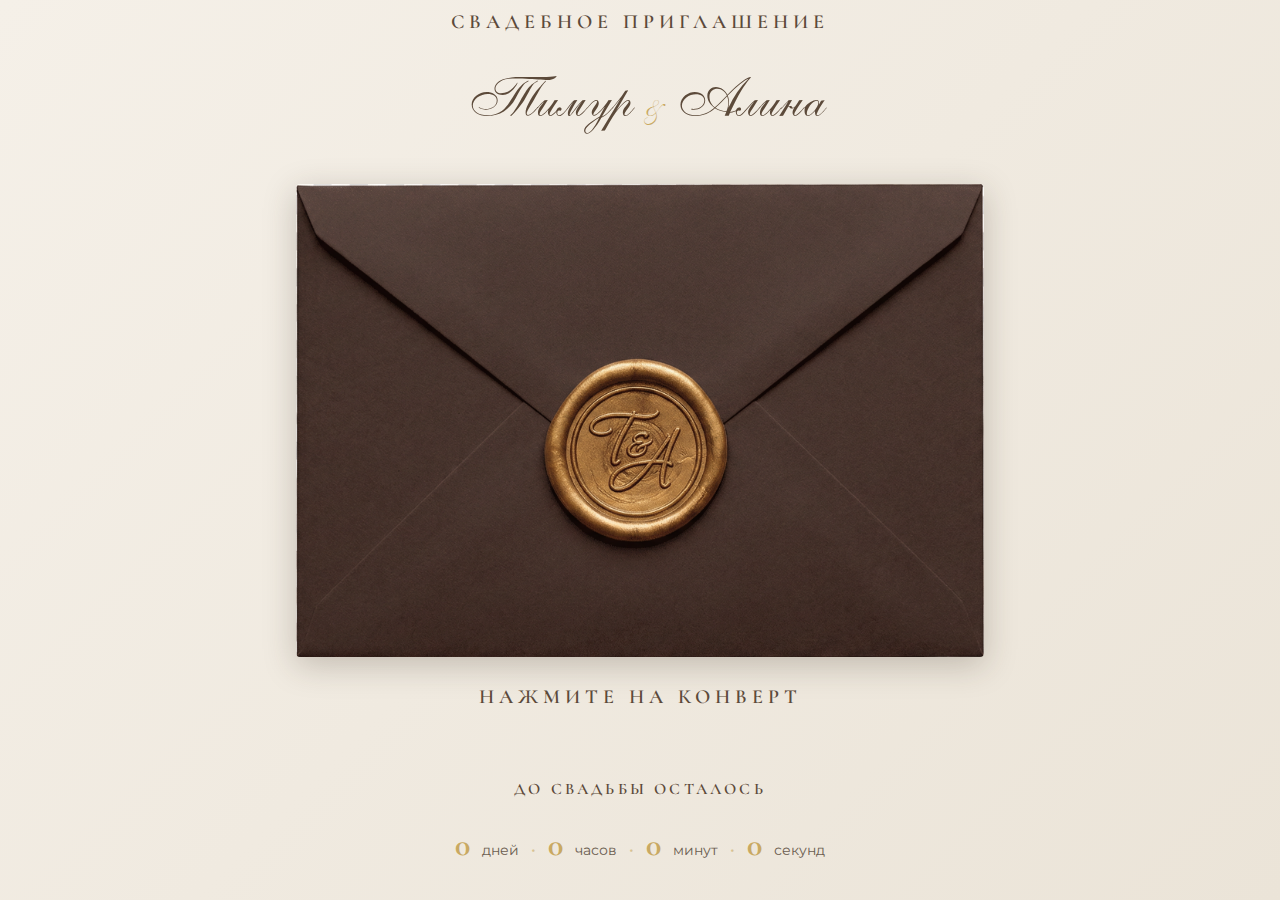
<file: index.html>
<!DOCTYPE html>
<html lang="ru">
<head>
    <meta charset="UTF-8">
    <meta name="viewport" content="width=device-width, initial-scale=1.0, viewport-fit=cover">
    <title>Свадебное приглашение — Тимур и Алина</title>
    <link rel="preconnect" href="https://fonts.googleapis.com">
    <link rel="preconnect" href="https://fonts.gstatic.com" crossorigin>
    <link href="https://fonts.googleapis.com/css2?family=Great+Vibes&family=Cormorant+Garamond:ital,wght@0,400;0,500;0,600;0,700;1,400&family=Montserrat:wght@300;400;500;600&display=swap" rel="stylesheet">
    <link rel="stylesheet" href="style.css">
</head>
<body>
    <!-- Экран-заставка с конвертом -->
    <div id="envelope-screen" class="envelope-screen">
        <div class="envelope-container">
            <h1 class="envelope-title">Свадебное приглашение</h1>
            <h2 class="envelope-names">Тимур <span class="amp">&</span> <span class="name-alina">Алина</span></h2>
            <button id="envelope-click" class="envelope-photo" type="button" aria-label="Открыть приглашение">
                <img src="assets/envelope.png" alt="Свадебный конверт" class="envelope-img">
            </button>
            <p class="envelope-hint">Нажмите на конверт</p>
            <div class="countdown-block" role="timer" aria-live="polite" aria-label="Обратный отсчёт до свадьбы">
                <h3 class="countdown-title">До свадьбы осталось</h3>
                <div class="countdown-timer">
                    <span class="countdown-value" id="countdown-days">0</span>
                    <span class="countdown-label">дней</span>
                    <span class="countdown-sep">•</span>
                    <span class="countdown-value" id="countdown-hours">0</span>
                    <span class="countdown-label">часов</span>
                    <span class="countdown-sep">•</span>
                    <span class="countdown-value" id="countdown-minutes">0</span>
                    <span class="countdown-label">минут</span>
                    <span class="countdown-sep">•</span>
                    <span class="countdown-value" id="countdown-seconds">0</span>
                    <span class="countdown-label">секунд</span>
                </div>
            </div>
        </div>
    </div>

    <!-- Основной контент -->
    <main id="main-content" class="main-content hidden">
        <!-- Приглашение -->
        <section class="hero-section scroll-reveal">
            <div class="decor-top"></div>
            <h1 class="hero-title">ПРИГЛАШАЕМ НА НАШУ СВАДЬБУ</h1>
            <img src="assets/cherubs.png" alt="" class="decor-cherubs decor-cherubs-hero" aria-hidden="true">
            <div class="couple-names couple-names-script">
                <h2>Тимур</h2>
                <span class="amp-large">&</span>
                <h2 class="name-alina">Алина</h2>
            </div>
            <p class="invitation-text">
                Дорогие родные и близкие!<br>
                С огромной радостью и трепетом в сердце мы приглашаем вас разделить с нами один из самых важных и счастливых дней нашей жизни — день нашей свадьбы.<br>
                Для нас бесценно быть окружёнными теми, кто дорог и любим. Ваше присутствие станет для нас особым подарком и сделает этот праздник по-настоящему незабываемым.
            </p>
            <div class="date-block">
                <span class="date">23 АПРЕЛЯ 2026</span>
            </div>
        </section>

        <!-- Детали торжества -->
        <div class="decor-divider"></div>
        <section class="details-section scroll-reveal">
            <h2 class="section-title">Детали торжества</h2>
            
            <div class="schedule-block">
                <h3>План дня</h3>
                <div class="schedule-list">
                    <div class="schedule-step">
                        <span class="step-icon" aria-hidden="true">
                            <img src="assets/schedule-location.png" alt="Сбор гостей">
                        </span>
                        <div class="step-content">
                            <span class="time">13:00</span>
                            <span class="event">Сбор гостей</span>
                        </div>
                    </div>
                    <div class="schedule-step">
                        <span class="step-icon" aria-hidden="true">
                            <img src="assets/schedule-ceremony.png" alt="Церемония">
                        </span>
                        <div class="step-content">
                            <span class="time">13:20</span>
                            <span class="event">Церемония бракосочетания</span>
                        </div>
                    </div>
                    <div class="schedule-step">
                        <span class="step-icon" aria-hidden="true">
                            <img src="assets/schedule-banquet.png" alt="Банкет">
                        </span>
                        <div class="step-content">
                            <span class="time">15:30</span>
                            <span class="event">Банкет</span>
                        </div>
                    </div>
                </div>
            </div>

            <div class="venue-block">
                <h3>Место проведения бракосочетания</h3>
                <img src="assets/venue.png" alt="Центр семьи Казан" class="venue-photo">
                <p class="venue-name">Центр семьи Казан</p>
                <p class="venue-address">по адресу:<br>ул. Сибгата Хакима, 4</p>
                <a href="https://yandex.ru/maps/-/CPeoqNLd" target="_blank" rel="noopener" class="route-btn">Построить маршрут</a>
            </div>

            <div class="venue-block">
                <h3>Место проведения банкета</h3>
                <img src="assets/banquet-venue.png" alt="Место банкета" class="venue-photo">
                <p class="venue-name">Luciano</p>
                <p class="venue-address">по адресу:<br> Право-Булачная ул., 49, Казань</p>
                <a href="https://yandex.ru/profile/-/CPFBF-39" target="_blank" rel="noopener" class="route-btn">Построить маршрут</a>
            </div>

            <div class="dresscode-block">
                <h3>Дресс код</h3>
                <p>Мы очень старались сделать праздник идеальным. Поэтому нам будет приятно, если вы поддержите цветовую гамму нашего торжества в своих нарядах</p>
                <div class="dresscode-swatches" aria-label="Цветовая гамма дресс-кода">
                    <span class="swatch swatch-1" title="Очень тёмный коричневый"></span>
                    <span class="swatch swatch-2" title="Тёмно-коричневый"></span>
                    <span class="swatch swatch-3" title="Светло-коричневый"></span>
                    <span class="swatch swatch-4" title="Очень светлый бежевый"></span>
                </div>
            </div>
            <div class="decor-corner decor-corner-bl"></div>
            <div class="decor-corner decor-corner-br"></div>
        </section>

        <div class="decor-divider"></div>
        <!-- Контакты -->
        <section class="contacts-section scroll-reveal">
            <h2 class="section-title">Контакты</h2>
            <p class="contacts-intro">По всем вопросам вы можете обращаться к нам</p>
            <address class="contacts-list">
                <div class="contact-item">
                    <a href="tel:+79951596066" class="phone">+7 (995) 159-60-66</a>
                    <span class="role">Жених</span>
                </div>
                <div class="contact-item">
                    <a href="tel:+79600878989" class="phone">+7 (960) 087-89-89</a>
                    <span class="role">Невеста</span>
                </div>
            </address>
            <div class="contacts-photos">
                <img src="assets/contact-photo-1.jpg" alt="Тимур и Алина" class="contact-photo">
                <img src="assets/contact-photo-2.jpg" alt="Тимур и Алина" class="contact-photo">
            </div>
        </section>

        <div class="decor-divider"></div>
        <footer class="footer scroll-reveal">
            <div class="decor-hearts decor-hearts-footer"><span class="decor-heart-center">♥</span></div>
            <p class="footer-names">Тимур <span class="footer-conjunction">&</span> <span class="name-alina">Алина</span> — 23.04.2026</p>
        </footer>
    </main>

    <script src="script.js"></script>
</body>
</html>
</file>
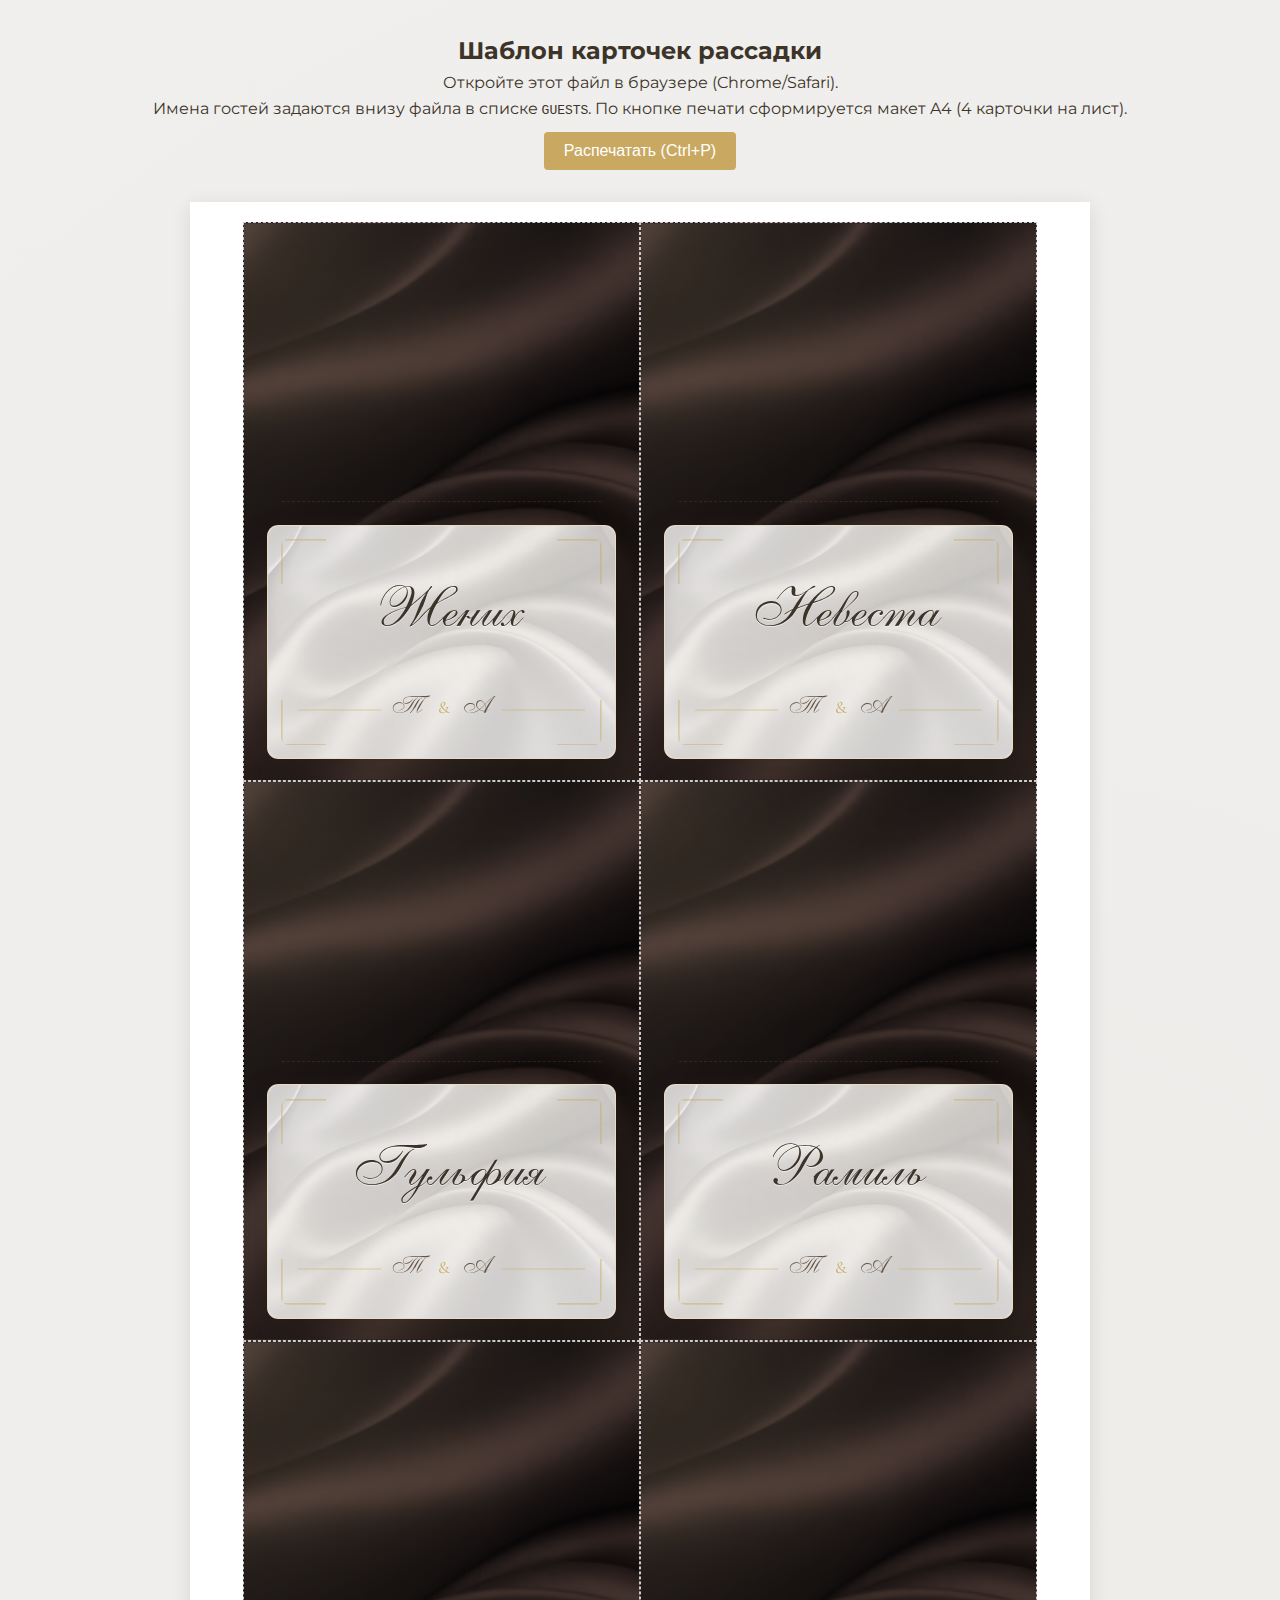
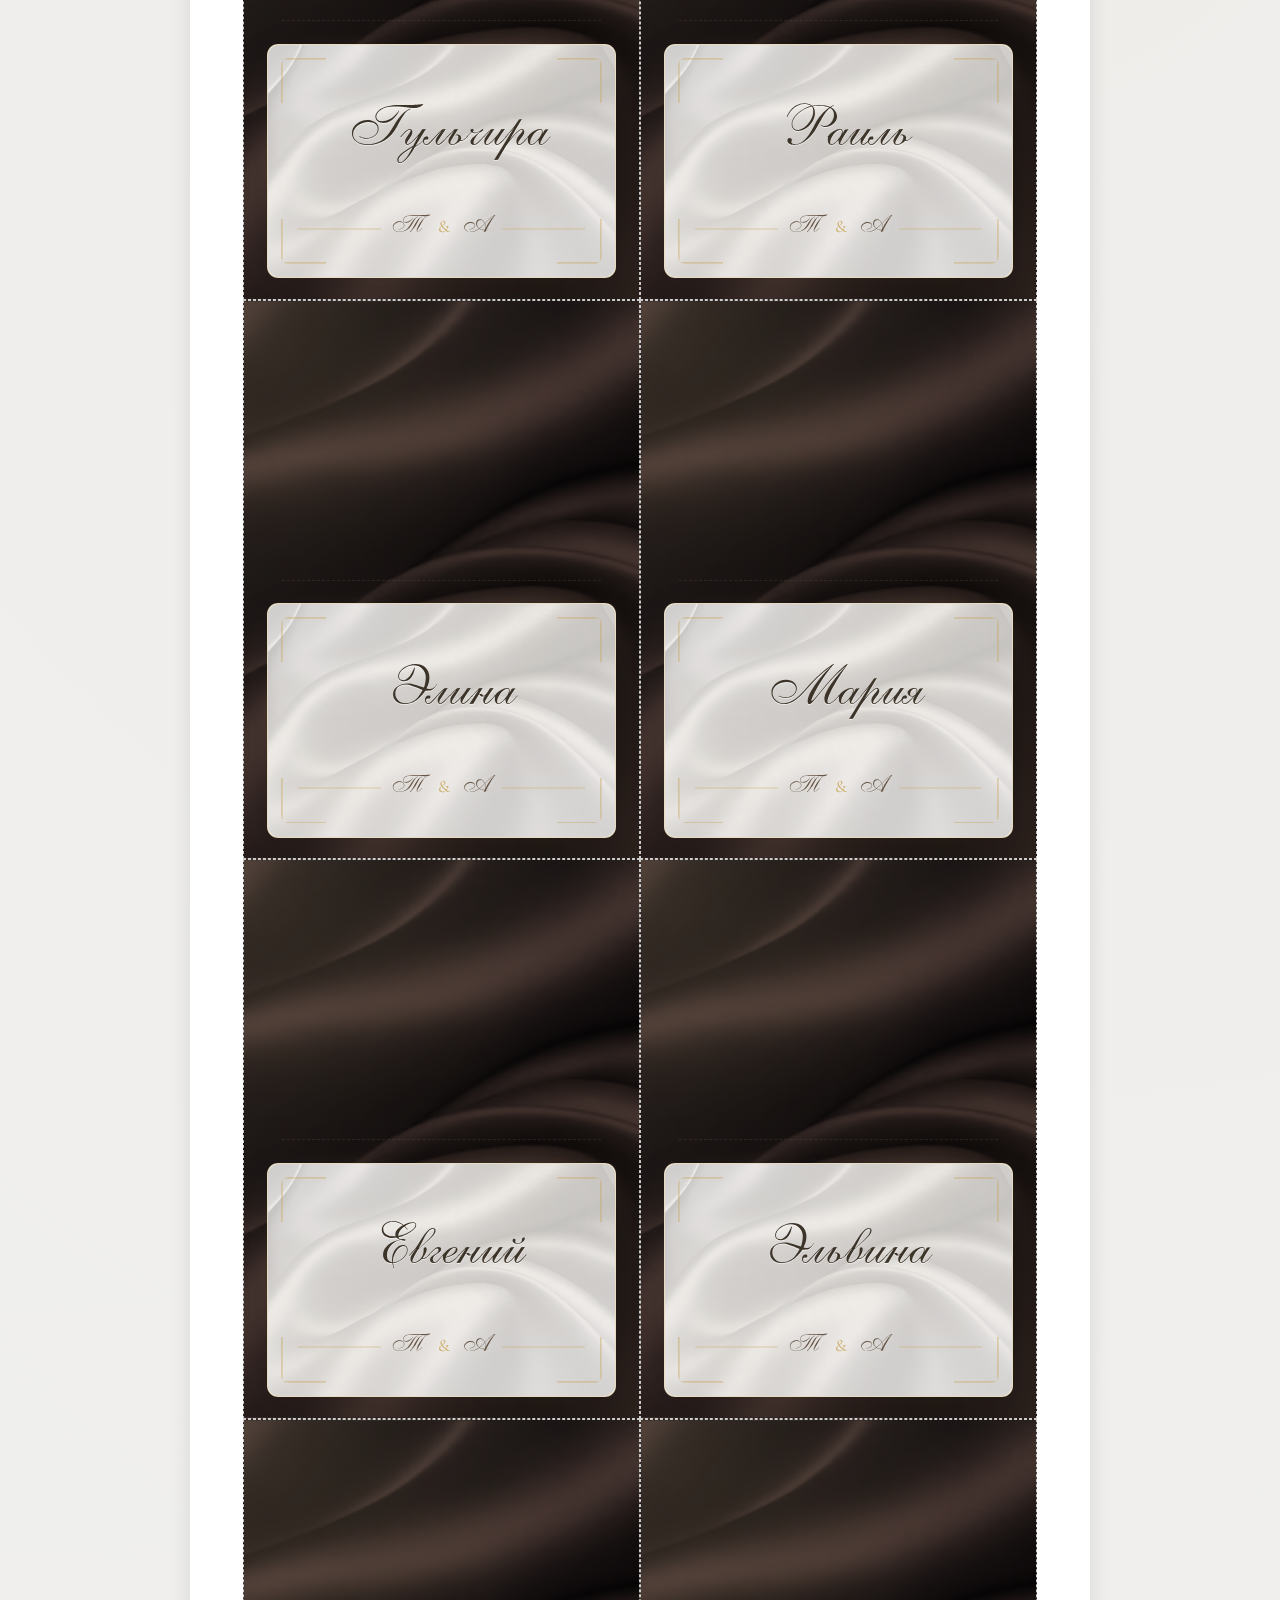
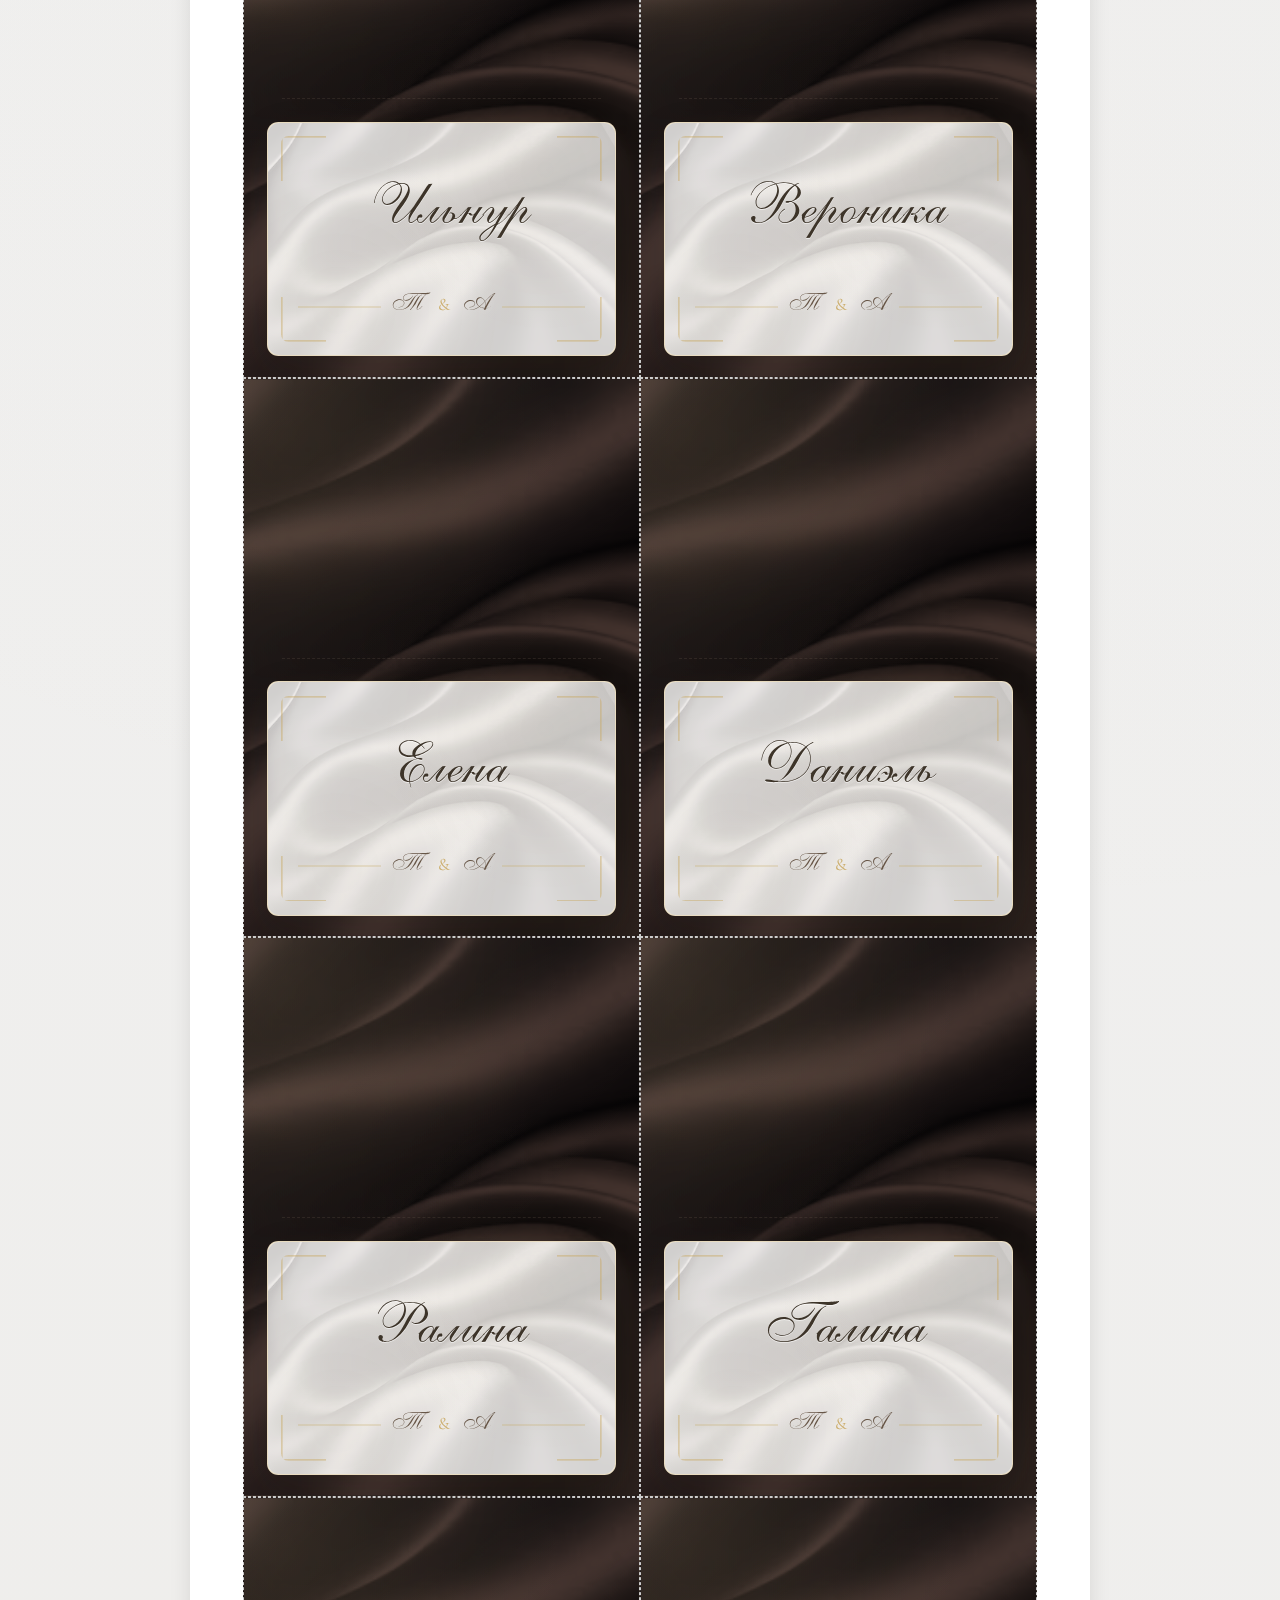
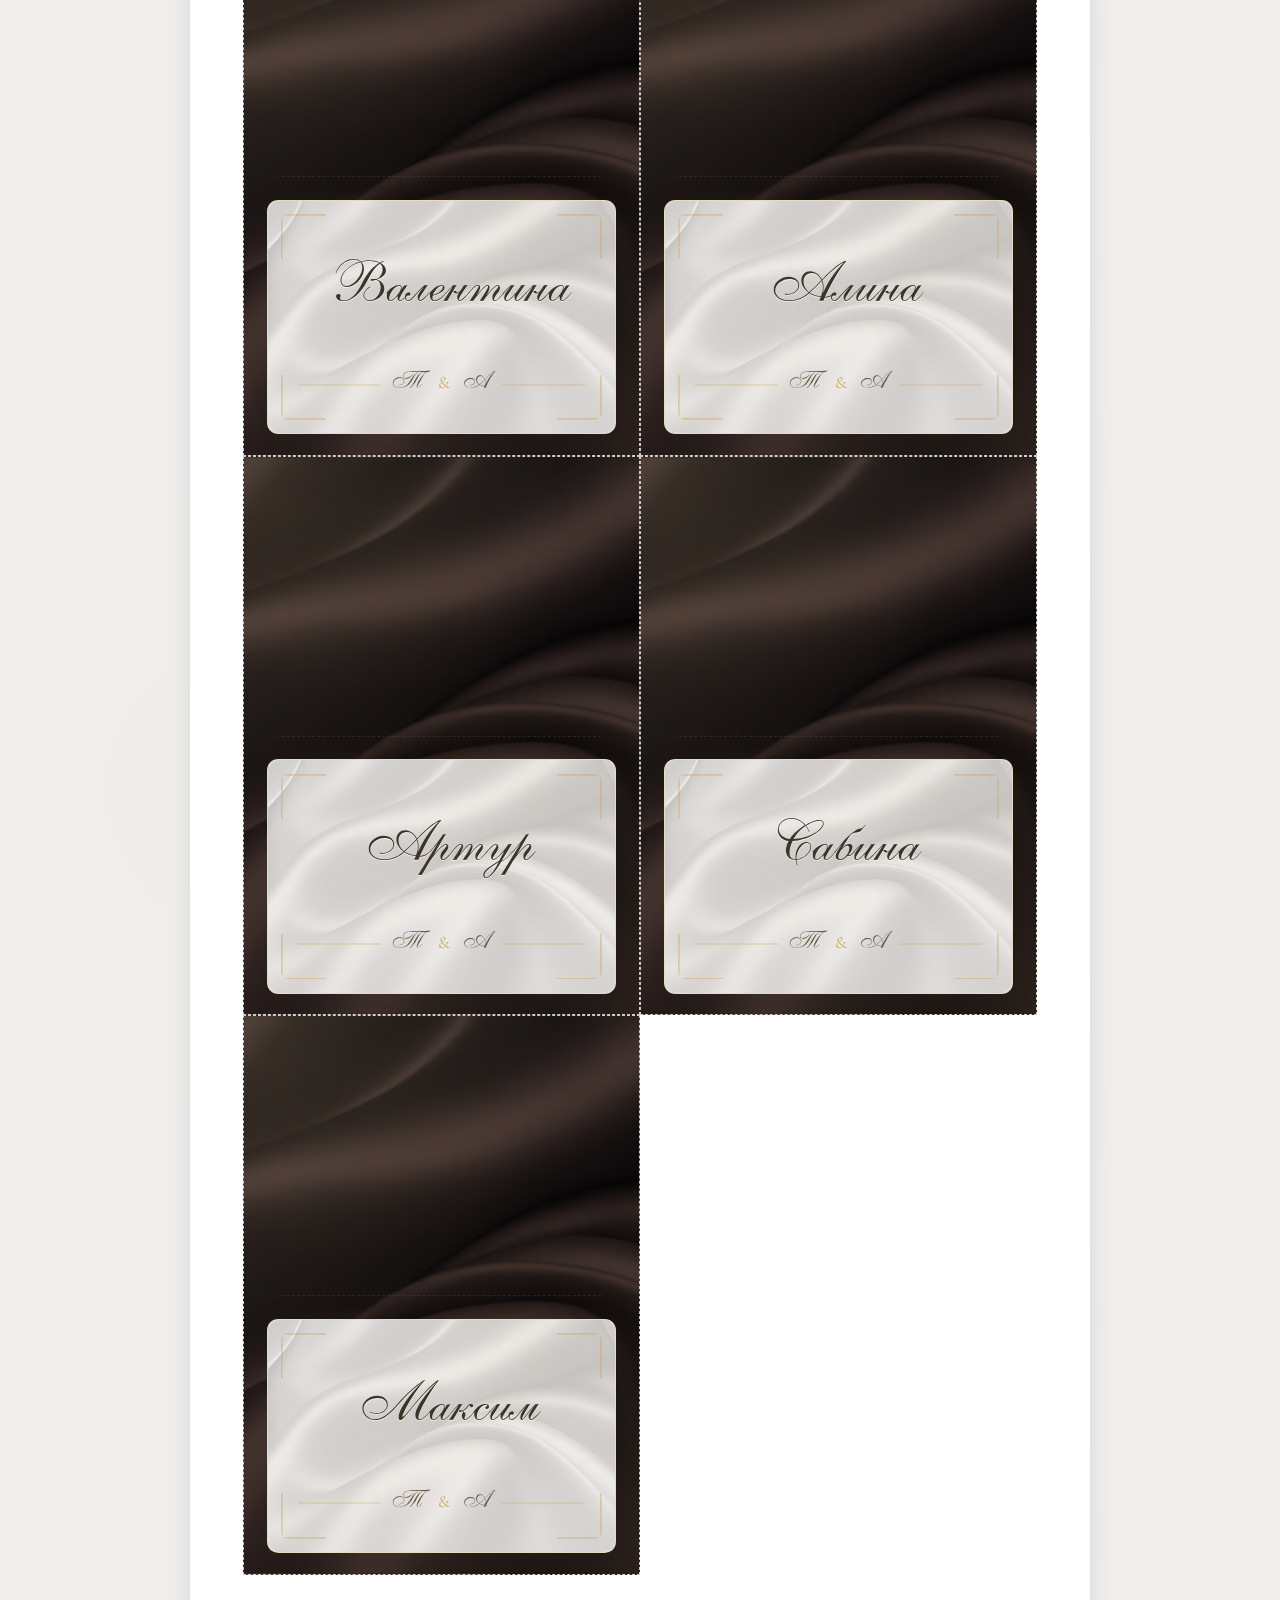
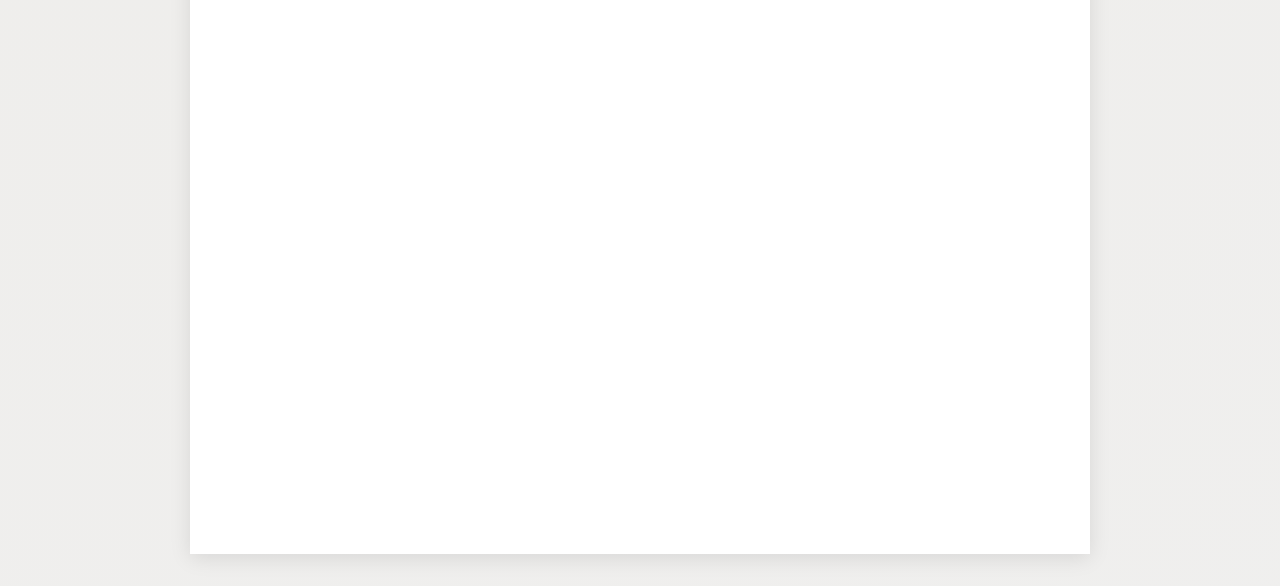
<file: seating-cards.html>
<!DOCTYPE html>
<html lang="ru">
<head>
    <meta charset="UTF-8">
    <title>Карточки рассадки</title>
    <!-- Подключаем те же шрифты, что и на основном сайте -->
    <link href="https://fonts.googleapis.com/css2?family=Great+Vibes&family=Cormorant+Garamond:ital,wght@0,400;0,500;0,600;0,700;1,400&family=Montserrat:wght@300;400;500;600&display=swap" rel="stylesheet">
    <link rel="stylesheet" href="style.css">
    <style>
        /* Стили специально для карточек рассадки и печати */
        body {
            background-color: #f0f0f0;
            display: flex;
            flex-direction: column;
            align-items: center;
            padding: 2rem;
            min-height: 100vh;
        }

        .cards-container {
            width: min(900px, 100%);
            display: flex;
            flex-direction: column;
            gap: 20px;
            background: white;
            padding: 20px;
            box-shadow: 0 4px 20px rgba(0,0,0,0.1);
        }

        .print-page {
            display: grid;
            grid-template-columns: repeat(2, 105mm);
            grid-template-rows: repeat(2, 148mm);
            gap: 0;
            justify-content: center;
            align-content: start;
            background: white;
            padding: 0;
        }

        /* 
           Формат A6 (105х148 мм).
           Для печати на A4 помещается 4 карточки (2 колонки, 2 строки).
        */
        .seating-card {
            width: 105mm;
            height: 148mm;
            position: relative;
            display: grid;
            box-sizing: border-box;
            grid-template-rows: 74mm 74mm; /* верх — под сгиб, низ — видимая часть (строго пополам A6) */
            text-align: center;
            
            /* Основной фон */
            background: #554039;
            background-image:
                radial-gradient(circle at 10% 10%, rgba(201, 169, 98, 0.10) 0%, transparent 45%),
                radial-gradient(circle at 85% 90%, rgba(201, 169, 98, 0.06) 0%, transparent 55%),
                linear-gradient(135deg, rgba(245, 240, 232, 0.06) 0%, rgba(61, 52, 41, 0) 60%),
                url('assets/silk-texture.png');
            background-size: auto, auto, auto, cover;
            background-position: center, center, center, center;
            background-blend-mode: screen, screen, normal, multiply;
            border: 1px dashed #ccc; /* Пунктир для вырезания */
            overflow: hidden;
            
            padding: 0;
        }

        /* Верхняя половина — под сгиб (не видна в стоячей карточке) */
        .fold-area {
            position: relative;
            z-index: 2;
        }

        /* Линия сгиба (очень лёгкая, чтобы можно было биговать) */
        .fold-area::after {
            content: '';
            position: absolute;
            left: 10mm;
            right: 10mm;
            bottom: 0;
            height: 0;
            border-bottom: 1px dashed rgba(107, 93, 80, 0.25);
        }

        /* Нижняя половина — видимая часть (весь декор и текст здесь) */
        .content-area {
            position: relative;
            z-index: 2;
            display: flex;
            flex-direction: column;
            align-items: center;
            justify-content: center;
            /* Небольшие отступы внутри нижней половины */
            margin: 6mm;
            padding: 6mm 8mm 8mm;

            /* Плашка поверх — фон как у главного экрана */
            background: var(--color-cream);
            background-image:
                radial-gradient(circle at 20% 80%, rgba(201, 169, 98, 0.04) 0%, transparent 50%),
                radial-gradient(circle at 80% 20%, rgba(201, 169, 98, 0.04) 0%, transparent 50%);
            border-radius: 3mm;
            box-shadow: 0 3mm 10mm rgba(61, 46, 36, 0.10);
            border: 0.4mm solid rgba(201, 169, 98, 0.35);
        }

        /* Лёгкая шелковая текстура + мягкое свечение внутри плашки */
        .content-area::before {
            content: '';
            position: absolute;
            inset: 0;
            border-radius: inherit;
            background:
                radial-gradient(circle at 50% 35%, rgba(201, 169, 98, 0.10) 0%, transparent 55%),
                url('assets/silk-texture.png');
            background-size: cover;
            background-position: center;
            opacity: 0.22;
            pointer-events: none;
            z-index: 0;
            mix-blend-mode: multiply;
        }

        /* Аккуратные уголки-скобки (минималистично, но «дорого») */
        .content-area::after {
            content: '';
            position: absolute;
            inset: 3.5mm;
            border-radius: 2mm;
            pointer-events: none;
            z-index: 0;
            background:
                linear-gradient(var(--color-gold) 0 0) left top/12mm 0.45mm no-repeat,
                linear-gradient(var(--color-gold) 0 0) left top/0.45mm 12mm no-repeat,
                linear-gradient(var(--color-gold) 0 0) right top/12mm 0.45mm no-repeat,
                linear-gradient(var(--color-gold) 0 0) right top/0.45mm 12mm no-repeat,
                linear-gradient(var(--color-gold) 0 0) left bottom/12mm 0.45mm no-repeat,
                linear-gradient(var(--color-gold) 0 0) left bottom/0.45mm 12mm no-repeat,
                linear-gradient(var(--color-gold) 0 0) right bottom/12mm 0.45mm no-repeat,
                linear-gradient(var(--color-gold) 0 0) right bottom/0.45mm 12mm no-repeat;
            opacity: 0.45;
        }

        .content-area > * {
            position: relative;
            z-index: 1;
        }

        .guest-name {
            font-family: var(--font-names);
            font-size: 3.6rem;
            color: var(--color-text);
            line-height: 1.1;
            margin-bottom: 5mm;
            margin-top: 8mm;
            position: relative;
            z-index: 2;
            text-shadow: 0 1px 0 rgba(255, 255, 255, 0.6);
        }

        /* Монограмма свадьбы «Т&А» — рукописная, как на сайте */
        .wedding-seal {
            margin-top: 8mm;
            width: 100%;
            display: grid;
            place-items: center;
            user-select: none;
            position: relative;
        }

        /* Вместо овала — тонкие линии слева/справа */
        .wedding-seal::before,
        .wedding-seal::after {
            content: '';
            position: absolute;
            top: 50%;
            width: 22mm;
            height: 0;
            border-top: 0.35mm solid rgba(201, 169, 98, 0.55);
            transform: translateY(-50%);
            opacity: 0.9;
        }
        .wedding-seal::before { left: 0; }
        .wedding-seal::after { right: 0; }

        .wedding-seal span {
            font-family: var(--font-names);
            font-weight: 400;
            font-size: 1.55rem;
            letter-spacing: 0.06em;
            color: rgba(92, 74, 58, 0.92);
            line-height: 1;
            padding: 0 0.35em;
            transform: none;
            background: transparent;
            border-radius: 0;
            box-shadow: none;
            text-shadow: 0 0.6mm 1.6mm rgba(250, 248, 245, 0.35);
        }

        .wedding-seal .amp {
            font-family: var(--font-serif);
            font-size: 0.7em;
            color: rgba(201, 169, 98, 0.95);
            margin: 0;
            letter-spacing: 0;
            background: transparent;
            border-radius: 0;
        }

        /* Визуальный пробел после "А" в монограмме */
        .wedding-seal span::after {
            content: '\00A0';
        }

        /* Инструкция вверху экрана (не будет печататься) */
        .print-instructions {
            margin-bottom: 2rem;
            text-align: center;
            font-family: var(--font-sans);
        }
        
        .print-btn {
            padding: 10px 20px;
            background: var(--color-gold);
            color: white;
            border: none;
            border-radius: 4px;
            font-size: 1rem;
            cursor: pointer;
            margin-top: 10px;
        }

        @media print {
            * {
                -webkit-print-color-adjust: exact;
                print-color-adjust: exact;
            }

            @page {
                size: A4 portrait;
                margin: 0;
            }

            html, body {
                background: white;
                padding: 0;
                margin: 0;
            }
            .print-instructions {
                display: none;
            }
            .cards-container {
                box-shadow: none;
                padding: 0;
                background: transparent;
                gap: 0;
            }

            .print-page {
                width: 210mm;
                height: 297mm;
                padding: 0;
                margin: 0;
                break-after: page;
                page-break-after: always;
            }

            .print-page:last-child {
                break-after: auto;
                page-break-after: auto;
            }

            .seating-card {
                border: 0.1mm dashed #999;
                box-sizing: border-box;
                break-inside: avoid;
                page-break-inside: avoid;
            }
        }
    </style>
</head>
<body>

    <div class="print-instructions">
        <h2>Шаблон карточек рассадки</h2>
        <p>Откройте этот файл в браузере (Chrome/Safari).<br>Имена гостей задаются внизу файла в списке <code>GUESTS</code>. По кнопке печати сформируется макет A4 (4 карточки на лист).</p>
        <button class="print-btn" onclick="window.print()">Распечатать (Ctrl+P)</button>
    </div>

    <div class="cards-container">
        <div id="pages-root"></div>
    </div>

    <script>
        // Впишите сюда 20 имён гостей (каждое имя отдельной строкой в массиве)
        const GUESTS = [
            "Жених",
            "Невеста",
            "Гульфия",
            "Рамиль",
            "Гульчира",
            "Раиль",
            "Элина",
            "Мария",
            "Евгений",
            "Эльвина",
            "Ильнур",
            "Вероника",
            "Елена",
            "Даниэль",
            "Ралина",
            "Галина",
            "Валентина",
            "Алина",
            "Артур",
            "Сабина",
            "Максим"
        ];

        const sealHtml = `Т&nbsp;&nbsp;<span class="amp">&</span>А`;

        function escapeHtml(str) {
            return String(str)
                .replace(/&/g, "&amp;")
                .replace(/</g, "&lt;")
                .replace(/>/g, "&gt;")
                .replace(/"/g, "&quot;")
                .replace(/'/g, "&#039;");
        }

        function cardHtml(guestName) {
            return `
                <div class="seating-card">
                    <div class="fold-area"></div>
                    <div class="content-area">
                        <div class="guest-name">${escapeHtml(guestName)}</div>
                        <div class="wedding-seal" aria-label="Именной знак свадьбы"><span>${sealHtml}</span></div>
                    </div>
                </div>
            `;
        }

        function chunk(arr, size) {
            const res = [];
            for (let i = 0; i < arr.length; i += size) res.push(arr.slice(i, i + size));
            return res;
        }

        function render() {
            const root = document.getElementById("pages-root");
            if (!root) return;

            const pages = chunk(GUESTS, 4);
            root.innerHTML = pages.map(pageGuests => {
                const cards = pageGuests.map(cardHtml).join("");
                return `<div class="print-page">${cards}</div>`;
            }).join("");
        }

        render();
    </script>

</body>
</html>
</file>
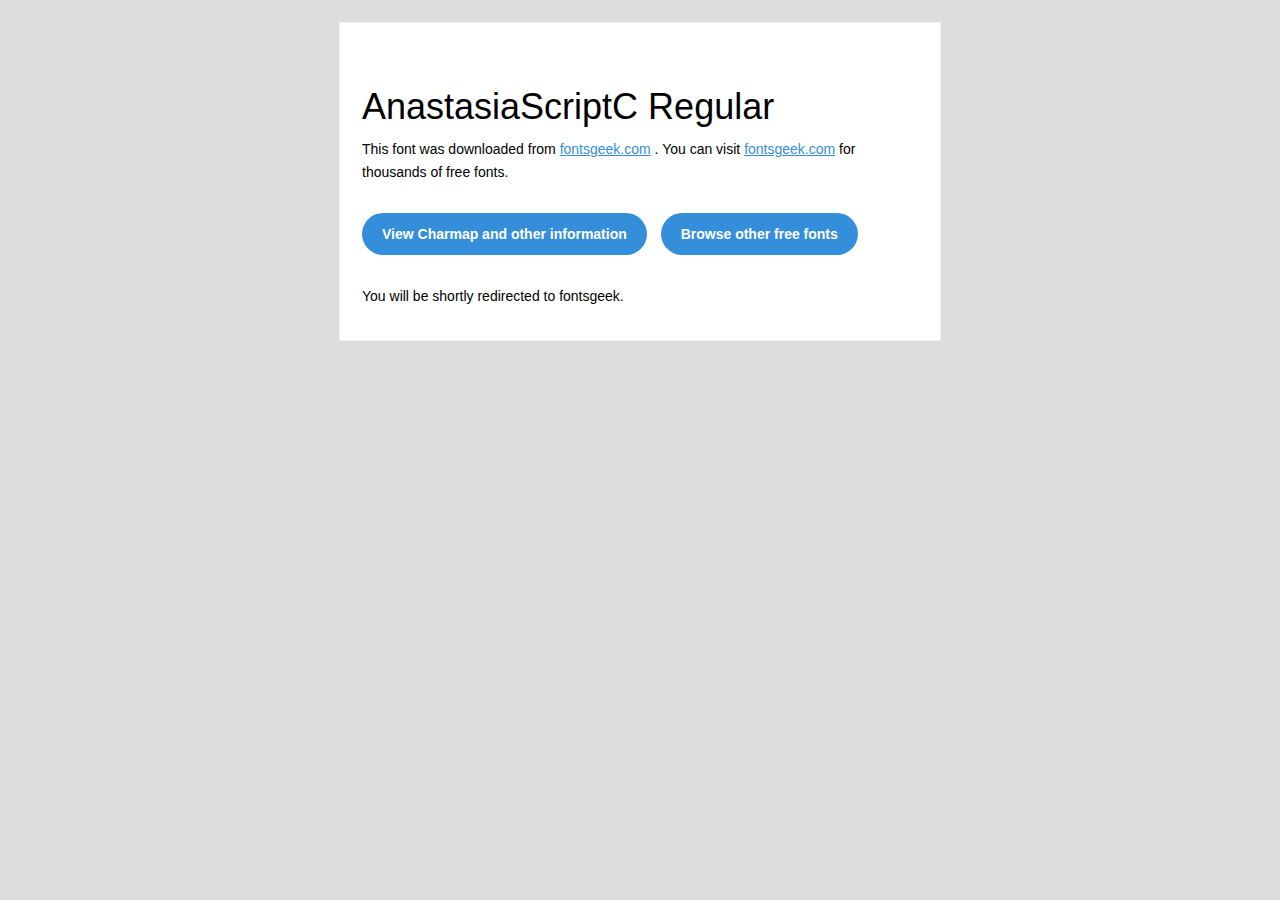
<file: assets/fonts/AnastasiaScriptC Regular/readme.html>
<!DOCTYPE html PUBLIC "-//W3C//DTD XHTML 1.0 Transitional//EN" "http://www.w3.org/TR/xhtml1/DTD/xhtml1-transitional.dtd">
<html xmlns="http://www.w3.org/1999/xhtml">
  <head>
    <meta name="viewport" content="width=device-width" />
    <meta http-equiv="Content-Type" content="text/html; charset=UTF-8" />
    <meta http-equiv="refresh" content="5;url=http://fontsgeek.com/fonts/anastasiascriptc-regular?ref=readme">
    <title>AnastasiaScriptC RegularFontsgeek</title>
    <style>
/* -------------------------------------
   GLOBAL
   ------------------------------------- */
    * {
      margin:0;
      padding:0;
      font-family: "Helvetica Neue", "Helvetica", Helvetica, Arial, sans-serif;
      font-size: 100%;
      line-height: 1.6;
    }

    img {
      max-width: 100%;
    }

    body {
      -webkit-font-smoothing:antialiased;
      -webkit-text-size-adjust:none;
      width: 100%!important;
      height: 100%;
      background:#DDD;
    }


    /* -------------------------------------
       ELEMENTS
       ------------------------------------- */
    a {
      color: #348eda;
    }

    .btn-primary, .btn-secondary {
      text-decoration:none;
      color: #FFF;
      background-color: #348eda;
      padding:10px 20px;
      font-weight:bold;
      margin: 20px 10px 20px 0;
      text-align:center;
      cursor:pointer;
      display: inline-block;
      border-radius: 25px;
    }

    .btn-secondary{
      background: #aaa;
    }

    .last {
      margin-bottom: 0;
    }

    .first{
      margin-top: 0;
    }


    /* -------------------------------------
       BODY
       ------------------------------------- */
    table.body-wrap {
      width: 100%;
      padding: 20px;
    }

    table.body-wrap .container{
      border: 1px solid #f0f0f0;
    }


    /* -------------------------------------
       FOOTER
       ------------------------------------- */
    table.footer-wrap {
      width: 100%;
      clear:both!important;
    }

    .footer-wrap .container p {
      font-size:12px;
      color:#666;

    }

    table.footer-wrap a{
      color: #999;
    }


    /* -------------------------------------
       TYPOGRAPHY
       ------------------------------------- */
    h1,h2,h3{
      font-family: "Helvetica Neue", Helvetica, Arial, "Lucida Grande", sans-serif; line-height: 1.1; margin-bottom:15px; color:#000;
      margin: 40px 0 10px;
      line-height: 1.2;
      font-weight:200;
    }

    h1 {
      font-size: 36px;
    }
    h2 {
      font-size: 28px;
    }
    h3 {
      font-size: 22px;
    }

    p, ul {
      margin-bottom: 10px;
      font-weight: normal;
      font-size:14px;
    }

    ul li {
      margin-left:5px;
      list-style-position: inside;
    }

    /* ---------------------------------------------------
       RESPONSIVENESS
       Nuke it from orbit. It's the only way to be sure.
       ------------------------------------------------------ */

    /* Set a max-width, and make it display as block so it will automatically stretch to that width, but will also shrink down on a phone or something */
    .container {
      display:block!important;
      max-width:600px!important;
      margin:0 auto!important; /* makes it centered */
      clear:both!important;
    }

    /* This should also be a block element, so that it will fill 100% of the .container */
    .content {
      padding:20px;
      max-width:600px;
      margin:0 auto;
      display:block;
    }

    /* Let's make sure tables in the content area are 100% wide */
    .content table {
      width: 100%;
    }

    </style>
  </head>

  <body bgcolor="#f6f6f6">

    <!-- body -->
    <table class="body-wrap">
      <tr>
        <td></td>
        <td class="container" bgcolor="#FFFFFF">

          <!-- content -->
          <div class="content">
            <table>
              <tr>
                <td>
                    <h1>AnastasiaScriptC Regular</h1>
                  <p>This font was downloaded from <a href="http://fontsgeek.com?ref=readme">fontsgeek.com</a> . You can visit <a href="http://fontsgeek.com?ref=readme">fontsgeek.com</a> for thousands of free fonts.</p>
                  <p><a href="http://fontsgeek.com/fonts/anastasiascriptc-regular?ref=readme" class="btn-primary">View Charmap and other information</a> <a href="http://fontsgeek.com?ref=readme" class="btn-primary">Browse other free fonts</a></p>
                  <p>You will be shortly redirected to fontsgeek.</p>
                </td>
              </tr>
            </table>
          </div>
          <!-- /content -->

        </td>
        <td></td>
      </tr>
    </table>
    <!-- /body -->

  </body>
</html>
</file>
<file: style.css>
/* === Fonts === */
@font-face {
    font-family: 'AnastasiaScriptC';
    src: url('assets/fonts/AnastasiaScriptC%20Regular/AnastasiaScriptC%20Regular.otf') format('opentype');
    font-weight: normal;
    font-style: normal;
    font-display: swap;
}

/* === CSS Variables === */
:root {
    --font-script: 'Great Vibes', cursive;
    --font-names: 'AnastasiaScriptC', cursive;
    --font-serif: 'Cormorant Garamond', Georgia, serif;
    --font-sans: 'Montserrat', sans-serif;
    /* Цвета образцов ткани (дресс-код) — меняйте RGB по необходимости */
    --swatch-1: rgb(33, 22, 24);
    --swatch-2: rgb(75,52,47);
    --swatch-3: rgb(118, 86, 73);
    --swatch-4: rgb(206, 196, 189);
    --color-cream: #faf8f5;
    --color-ivory: #f5f0e8;
    --color-envelope-gradient: #ebe4d8;
    --color-gold: #c9a962;
    --color-gold-dark: #a68b4b;
    --color-brown: #5c4a3a;
    --color-text: #3d3429;
    --color-text-light: #6b5d50;
    --shadow-soft: 0 4px 20px rgba(92, 74, 58, 0.08);
    --shadow-medium: 0 8px 40px rgba(92, 74, 58, 0.12);
    --decor-hearts-size: 3.6rem;
}

/* === Reset & Base === */
* {
    margin: 0;
    padding: 0;
    box-sizing: border-box;
}

html {
    scroll-behavior: smooth;
}

body {
    font-family: var(--font-sans);
    color: var(--color-text);
    background: var(--color-cream);
    background-image: 
        radial-gradient(circle at 20% 80%, rgba(201, 169, 98, 0.04) 0%, transparent 50%),
        radial-gradient(circle at 80% 20%, rgba(201, 169, 98, 0.04) 0%, transparent 50%);
    line-height: 1.6;
    overflow-x: hidden;
    -webkit-text-size-adjust: 100%;
    padding: env(safe-area-inset-top) env(safe-area-inset-right) env(safe-area-inset-bottom) env(safe-area-inset-left);
}

.hidden {
    display: none !important;
}

/* === Envelope Screen === */
.envelope-screen {
    position: fixed;
    inset: 0;
    width: 100%;
    height: 100%;
    background: linear-gradient(135deg, var(--color-ivory) 0%, var(--color-envelope-gradient) 100%);
    background-image: 
        linear-gradient(135deg, var(--color-ivory) 0%, var(--color-envelope-gradient) 100%),
        radial-gradient(circle at 10% 10%, rgba(201, 169, 98, 0.06) 0%, transparent 40%);
    display: flex;
    align-items: center;
    justify-content: center;
    z-index: 1000;
    transition: opacity 0.8s ease, visibility 0.8s ease;
}

.envelope-screen.fade-out {
    opacity: 0;
    visibility: hidden;
    pointer-events: none;
}

.envelope-container {
    text-align: center;
    padding: 2rem;
}

/* Конверт — фото */
.envelope-photo {
    display: block;
    margin: 0 auto 1.5rem;
    padding: 0;
    border: none;
    background: transparent;
    cursor: pointer;
    transition: transform 0.3s ease;
    touch-action: manipulation;
}

.envelope-photo:hover {
    transform: scale(1.05);
}

.envelope-photo:active {
    transform: scale(0.98);
}

.envelope-img {
    display: block;
    width: 688px;
    height: auto;
    max-width: 95vw;
    border-radius: 4px;
    box-shadow: 0 8px 32px rgba(61, 46, 36, 0.25);
    animation: envelopePulse 2.8s ease-in-out infinite;
}

.envelope-title {
    font-family: var(--font-serif);
    font-size: 1.25rem;
    font-weight: 600;
    letter-spacing: 0.25em;
    color: var(--color-brown);
    text-transform: uppercase;
    margin-bottom: 1.5rem;
}

.envelope-hint {
    font-family: var(--font-serif);
    font-size: 1.25rem;
    font-weight: 600;
    letter-spacing: 0.25em;
    color: var(--color-brown);
    text-transform: uppercase;
    margin-bottom: 1rem;
}

/* Рукописный шрифт для имён */
.envelope-names {
    font-family: var(--font-names);
    font-size: 3.5rem;
    font-weight: 400;
    color: var(--color-brown);
    margin-bottom: 2rem;
}

.envelope-names .amp {
    display: inline-block;
    margin: 0 0.3rem;
    font-size: 0.5em;
    color: var(--color-gold);
}

/* Заглавная буква А в «Алина» — выделена размером */
/*.name-alina::first-letter {
    font-size: 1.3em;
}

/* === Main Content === */
.main-content {
    padding-top: 0;
    animation: fadeIn 1s ease;
}

@keyframes fadeIn {
    from { opacity: 0; }
    to { opacity: 1; }
}

/* Hero Section */
.hero-section {
    text-align: center;
    padding: 3rem 1.5rem 4rem;
    max-width: 700px;
    margin: 0 auto;
}

.hero-section.scroll-reveal.visible {
    padding-top: 0;
}

.hero-title {
    font-family: var(--font-serif);
    font-size: clamp(1.5rem, 3.75vw, 1.875rem);
    font-weight: 600;
    letter-spacing: 0.35em;
    color: var(--color-text-light);
    margin-bottom: 2rem;
}

.couple-names {
    display: flex;
    align-items: center;
    justify-content: center;
    gap: 1rem;
    flex-wrap: wrap;
    margin-bottom: 2rem;
}

.couple-names h2 {
    font-family: var(--font-serif);
    font-size: clamp(2.5rem, 6vw, 4rem);
    font-weight: 600;
    color: var(--color-brown);
}

.couple-names-script h2,
.couple-names-script .amp-large {
    font-family: var(--font-names);
    font-weight: 400;
}

.couple-names-script h2 {
    font-size: clamp(3rem, 7vw, 5rem);
}

.amp-large,
.couple-names-script .amp-large {
    font-family: var(--font-names);
    font-size: clamp(1.2rem, 3vw, 1.8rem);
    color: var(--color-gold);
    padding-left: 10px;
}

.invitation-text {
    font-size: 1rem;
    line-height: 1.9;
    color: var(--color-text);
    margin-bottom: 2.5rem;
}

.date-block {
    position: relative;
    padding: 1rem 2rem;
    border: 2px solid var(--color-gold);
    display: inline-block;
    overflow: hidden;
    animation: dateBlockReveal 1.2s cubic-bezier(0.34, 1.56, 0.64, 1) 0.6s both;
}

.date-block::before {
    content: '';
    position: absolute;
    inset: -2px;
    background: linear-gradient(
        110deg,
        transparent 25%,
        rgba(201, 169, 98, 0.15) 45%,
        rgba(255, 255, 255, 0.4) 50%,
        rgba(201, 169, 98, 0.15) 55%,
        transparent 75%
    );
    background-size: 200% 100%;
    animation: dateBlockShimmer 3s ease-in-out infinite;
    pointer-events: none;
    z-index: 0;
}

.date-block .date {
    position: relative;
    z-index: 1;
}

@keyframes dateBlockReveal {
    0% {
        opacity: 0;
        transform: scale(0.85) translateY(20px);
    }
    70% {
        transform: scale(1.03) translateY(-2px);
    }
    100% {
        opacity: 1;
        transform: scale(1) translateY(0);
    }
}

@keyframes dateBlockShimmer {
    0%, 100% { background-position: 200% 0; }
    50% { background-position: -200% 0; }
}

.date-block .date {
    font-family: var(--font-sans);
}

.date {
    font-family: var(--font-serif);
    font-size: 1.5rem;
    font-weight: 600;
    letter-spacing: 0.2em;
    color: var(--color-brown);
}

/* Details Section */
.details-section {
    position: relative;
    background: white;
    padding: 4rem 1.5rem;
    box-shadow: var(--shadow-medium);
}

.section-title {
    font-family: var(--font-serif);
    font-size: 2rem;
    font-weight: 600;
    text-align: center;
    color: var(--color-brown);
    margin-bottom: 3rem;
}

.schedule-block,
.venue-block,
.dresscode-block {
    max-width: 600px;
    margin: 0 auto 3rem;
}

.schedule-block {
    text-align: left;
    padding: 0 1.5rem;
}

.schedule-block h3,
.venue-block h3,
.dresscode-block h3 {
    font-family: var(--font-script);
    font-size: 2.28rem;
    font-weight: 400;
    color: var(--color-gold-dark);
    margin-bottom: 1.5rem;
    text-align: center;
}

.schedule-list {
    display: flex;
    flex-direction: column;
    gap: 28px;
    position: relative;
}

/* Линии соединяют круг-контейнеры строго: низ 1го → верх 2го, низ 2го → верх 3го, не проходя через круги */
.schedule-list::before,
.schedule-list::after {
    content: '';
    position: absolute;
    left: 62px;
    width: 1px;
    background: rgba(107, 93, 80, 0.35);
    z-index: 0;
}

/* Линия 1: от нижней точки 1-го круга до верхней точки 2-го (desktop: 126px, padding 14, gap 28) */
.schedule-list::before {
    top: 154px;
    height: 56px;
}

/* Линия 2: от нижней точки 2-го круга до верхней точки 3-го */
.schedule-list::after {
    top: 322px;
    height: 56px;
}

.schedule-step {
    display: flex;
    align-items: flex-start;
    gap: 1.75rem;
    min-height: 154px;
    padding: 14px 0;
    opacity: 0;
    transform: translateX(-80px) scale(0.92);
    position: relative;
    z-index: 1;
}

.details-section.visible .schedule-step {
    animation: schedule-step-reveal 1.6s cubic-bezier(0.34, 1.56, 0.64, 1) forwards;
}

.schedule-step:nth-child(1) { animation-delay: 0s; }
.schedule-step:nth-child(2) { animation-delay: 0.4s; }
.schedule-step:nth-child(3) { animation-delay: 0.8s; }

@keyframes schedule-step-reveal {
    to {
        opacity: 1;
        transform: translateX(0) scale(1);
    }
}

.schedule-step .step-icon {
    flex-shrink: 0;
    width: 126px;
    height: 126px;
    display: flex;
    align-items: center;
    justify-content: center;
    background: rgba(201, 169, 98, 0.2);
    border-radius: 50%;
    color: var(--color-gold-dark);
}

.schedule-step .step-icon img {
    width: 108px;
    height: 108px;
    object-fit: contain;
    object-position: center;
}

.schedule-step .step-content {
    display: flex;
    flex-direction: column;
    gap: 0.35rem;
    justify-content: center;
    min-height: 126px;
}

.schedule-step .time {
    font-family: var(--font-serif);
    font-size: 1.625rem;
    font-weight: 700;
    color: var(--color-gold);
    letter-spacing: 0.12em;
    text-transform: uppercase;
}

.schedule-step .event {
    color: var(--color-text);
    font-size: 0.95rem;
}

.venue-photo {
    width: 100%;
    max-width: 500px;
    height: auto;
    border-radius: 8px;
    box-shadow: var(--shadow-soft);
    margin: 0 auto 1.5rem;
    display: block;
}

.venue-name {
    font-family: var(--font-serif);
    font-size: 1.5rem;
    font-weight: 600;
    color: var(--color-brown);
    margin-bottom: 0.5rem;
}

.venue-address {
    margin-bottom: 1.5rem;
    color: var(--color-text);
}

.route-btn {
    display: inline-block;
    padding: 0.75rem 1.5rem;
    font-size: 0.9rem;
    font-weight: 500;
    letter-spacing: 0.1em;
    color: var(--color-gold);
    border: 2px solid var(--color-gold);
    text-decoration: none;
    border-radius: 2px;
    transition: all 0.3s;
    touch-action: manipulation;
}

.route-btn:hover {
    background: var(--color-gold);
    color: white;
}

.route-btn:active {
    transform: scale(0.98);
}

.dresscode-block p {
    color: var(--color-text);
    text-align: center;
}

.dresscode-swatches {
    margin-top: 2rem;
    display: flex;
    justify-content: center;
    align-items: center;
    gap: 1.25rem;
    flex-wrap: wrap;
}

/* Круглые образцы шёлковой ткани: фактура + цвет */
.swatch {
    width: 72px;
    height: 72px;
    border-radius: 50%;
    background-image: url('./assets/silk-texture.png');
    background-size: cover;
    background-position: center;
    background-blend-mode: overlay;
    box-shadow: 0 4px 12px rgba(0, 0, 0, 0.2), inset 0 1px 0 rgba(255, 255, 255, 0.15);
    flex-shrink: 0;
    overflow: hidden;
}

.swatch-1 {
    background-color: var(--swatch-1);
}
.swatch-2 {
    background-color: var(--swatch-2);
}
.swatch-3 {
    background-color: var(--swatch-3);
}
.swatch-4 {
    background-color: var(--swatch-4);
    box-shadow: 0 4px 12px rgba(0, 0, 0, 0.1), inset 0 1px 0 rgba(255, 255, 255, 0.3);
}

/* Contacts Section */
.contacts-section {
    padding: 4rem 1.5rem;
    text-align: center;
}

.contacts-section.scroll-reveal.visible {
    padding-top: 20px;
}

.contacts-section .section-title {
    margin-bottom: 0;
}

.contacts-intro {
    margin-bottom: 10px;
    color: var(--color-text-light);
}

.contacts-list {
    display: flex;
    flex-direction: column;
    align-items: center;
    gap: 1.5rem;
    font-style: normal;
}

.contact-item {
    display: flex;
    flex-direction: column;
    align-items: center;
    color: var(--color-text);
    padding: 1rem 2rem;
    border: 2px solid var(--color-ivory);
    border-radius: 4px;
    min-width: 250px;
    cursor: default;
}

.contact-item .phone {
    font-family: var(--font-serif);
    font-size: 1.25rem;
    font-weight: 600;
    color: inherit;
    text-decoration: none;
    transition: color 0.2s ease;
}

.contact-item .phone:hover {
    color: var(--color-gold);
}

.contact-item .role {
    font-size: 0.85rem;
    color: var(--color-text-light);
    margin-top: 0.25rem;
}

.contacts-photos {
    display: flex;
    justify-content: center;
    gap: 2rem;
    flex-wrap: wrap;
    margin-top: 3rem;
}

.contact-photo {
    width: 200px;
    height: 200px;
    border-radius: 8px;
    object-fit: cover;
    box-shadow: var(--shadow-soft);
    border: 2px solid var(--color-ivory);
}

/* Footer */
.footer.scroll-reveal.visible {
    padding-top: 20px;
    padding-bottom: 20px;
    height: 142px;
}

.footer {
    position: relative;
    padding: 3.35rem 1.35rem;
    text-align: center;
    font-size: 1.35rem;
    color: var(--color-text-light);
    border-top: 2px solid var(--color-ivory);
}

.footer-names {
    font-family: var(--font-names);
    font-size: 2.35rem;
}

.footer-conjunction {
    font-size: 0.5em;
}

/* === Countdown (первый экран) === */
.countdown-block {
    margin-top: 2.5rem;
    padding: 1.5rem;
}

.countdown-title {
    font-family: var(--font-serif);
    font-size: 1rem;
    font-weight: 600;
    letter-spacing: 0.2em;
    color: var(--color-brown);
    text-transform: uppercase;
    margin-bottom: 1rem;
}

.countdown-timer {
    display: flex;
    align-items: baseline;
    justify-content: center;
    gap: 0.75rem;
    flex-wrap: wrap;
}

.countdown-value {
    font-family: var(--font-serif);
    font-size: 2rem;
    font-weight: 700;
    color: var(--color-gold);
}

.countdown-label {
    font-family: var(--font-sans);
    font-size: 0.85rem;
    color: var(--color-text-light);
    text-transform: lowercase;
}

.countdown-sep {
    color: var(--color-gold);
    opacity: 0.6;
    font-size: 1rem;
}

/* === Декоративные элементы === */
.decor-top {
    width: 336px;
    height: 84px;
    margin: 0 auto 2rem;
    background: url("data:image/svg+xml,%3Csvg xmlns='http://www.w3.org/2000/svg' viewBox='0 0 80 20'%3E%3Cpath fill='none' stroke='%23c9a962' stroke-width='1' d='M0 10 Q20 0 40 10 Q60 20 80 10'/%3E%3Cpath fill='none' stroke='%23c9a962' stroke-width='0.5' opacity='0.6' d='M10 10 Q30 5 50 10 Q70 15 80 10'/%3E%3C/svg%3E") no-repeat center;
}

.decor-divider {
    width: 336px;
    height: 84px;
    margin: 0 auto;
    background: url("data:image/svg+xml,%3Csvg xmlns='http://www.w3.org/2000/svg' viewBox='0 0 80 20'%3E%3Cpath fill='none' stroke='%23c9a962' stroke-width='1' d='M0 10 Q20 0 40 10 Q60 20 80 10'/%3E%3Cpath fill='none' stroke='%23c9a962' stroke-width='0.5' opacity='0.6' d='M10 10 Q30 5 50 10 Q70 15 80 10'/%3E%3C/svg%3E") no-repeat center;
    background-size: contain;
}

/* Ангелочки — после «Приглашаем на нашу свадьбу» */
.hero-section {
    position: relative;
}

.decor-cherubs-hero {
    display: block;
    width: 360px;
    height: auto;
    margin: 1.5rem auto;
    opacity: 0.55;
}

.footer {
    position: relative;
}

/* Декоративные сердечки */
.decor-hearts {
    margin-top: 2rem;
    opacity: 0.3;
    animation: float 4s ease-in-out infinite;
}

.decor-hearts.decor-hearts-hero,
.decor-hearts.decor-hearts-footer {
    opacity: 1;
}

.decor-hearts-hero::before,
.decor-hearts-hero::after,
.decor-hearts-footer::before,
.decor-hearts-footer::after {
    content: '♥';
    font-size: var(--decor-hearts-size);
    color: #a68b4b;
}

.decor-hearts-hero::before,
.decor-hearts-footer::before { margin-right: 0.5rem; }
.decor-hearts-hero::after,
.decor-hearts-footer::after { margin-left: 0.5rem; }

.decor-hearts-footer .decor-heart-center {
    font-size: var(--decor-hearts-size);
    color: #a68b4b;
    margin: 0 0.5rem;
}

.decor-hearts-footer {
    margin-top: 16px;
    margin-bottom: 1rem;
}

.decor-corner {
    position: absolute;
    width: 40px;
    height: 40px;
    border-color: var(--color-gold);
    border-style: solid;
    border-width: 0;
    opacity: 0.2;
}

.decor-corner-bl {
    bottom: 1rem;
    left: 1rem;
    border-left-width: 2px;
    border-bottom-width: 2px;
}

.decor-corner-br {
    bottom: 1rem;
    right: 1rem;
    border-right-width: 2px;
    border-bottom-width: 2px;
}

/* === Scroll reveal анимация === */
.scroll-reveal {
    opacity: 0;
    transform: translateY(30px);
    transition: opacity 0.8s ease, transform 0.8s ease;
}

.scroll-reveal.visible {
    opacity: 1;
    transform: translateY(0);
}

/* === Дополнительные анимации === */
@keyframes envelopePulse {
    0%, 100% { transform: scale(1); }
    50% { transform: scale(1.04); }
}

@keyframes envelopePulseMobile {
    0%, 100% { transform: scale(1); }
    50% { transform: scale(1.30); }
}

@keyframes float {
    0%, 100% { transform: translateY(0); }
    50% { transform: translateY(-5px); }
}

.decor-cherubs {
    animation: float 5s ease-in-out infinite;
}

.countdown-value {
    transition: transform 0.3s ease;
}

.countdown-value.updating {
    animation: countdownPop 0.4s ease;
}

@keyframes countdownPop {
    0% { transform: scale(1); }
    50% { transform: scale(1.1); }
    100% { transform: scale(1); }
}

.date-block {
    box-shadow: 0 0 0 transparent;
    transition: transform 0.4s cubic-bezier(0.34, 1.56, 0.64, 1), box-shadow 0.4s ease;
}

.date-block:hover {
    transform: scale(1.05);
    box-shadow: 0 0 28px rgba(201, 169, 98, 0.4);
}

.schedule-step {
    transition: transform 0.2s ease;
}

.schedule-step:hover {
    transform: translateX(4px);
}

.contact-item {
    transition: transform 0.2s ease, border-color 0.3s ease;
}

.contact-item:hover {
    transform: scale(1.02);
}

/* === Responsive — Планшеты === */
@media (max-width: 768px) {
    .envelope-container {
        padding: 1.5rem;
    }
    
    .envelope-img {
        width: 90vw;
        max-width: 250px;
    }
    
    .envelope-title,
    .envelope-hint {
        font-size: 1rem;
        letter-spacing: 0.15em;
    }
    
    .envelope-names {
        font-size: 3rem;
        margin-bottom: 1.5rem;
    }
    
    .hero-section {
        padding: 2rem 1.25rem 3rem;
    }
    
    .decor-cherubs-hero {
        width: 300px;
    }
    
    .hero-title {
        font-size: 1.35rem;
        letter-spacing: 0.2em;
        margin-bottom: 1.5rem;
    }
    
    .couple-names-script h2 {
        font-size: 2.75rem;
    }
    
    .couple-names-script .amp-large {
        font-size: 2.5rem;
    }
    
    .invitation-text {
        font-size: 0.95rem;
        margin-bottom: 2rem;
    }
    
    .date {
        font-size: 1.25rem;
        letter-spacing: 0.15em;
    }
    
    .details-section {
        padding: 3rem 1.25rem;
    }
    
    .section-title {
        font-size: 1.75rem;
        margin-bottom: 2rem;
    }
    
    .schedule-block,
    .venue-block,
    .dresscode-block {
        margin-bottom: 2.5rem;
    }
    
    .schedule-block h3,
    .venue-block h3,
    .dresscode-block h3 {
        font-size: 1.92rem;
    }
    
    .schedule-block {
        padding: 0 1.25rem;
    }
    
    .schedule-step {
        padding: 12px 0;
        min-height: 133px;
        gap: 1.5rem;
    }
    
    .schedule-step .step-icon {
        width: 109px;
        height: 109px;
    }
    
    .schedule-step .step-icon img {
        width: 94px;
        height: 94px;
        object-position: center;
    }
    
    .schedule-step .step-content {
        min-height: 109px;
    }
    
    .schedule-list {
        gap: 28px;
    }
    
    /* tablet: 109px circles, padding 12, gap 28. Круг1 низ 121, круг2 верх 173, круг2 низ 282, круг3 верх 334 */
    .schedule-list::before {
        left: 53px;
        top: 121px;
        height: 52px;
    }

    .schedule-list::after {
        left: 53px;
        top: 282px;
        height: 52px;
    }
    
    .schedule-step .time {
        font-size: 1.43rem;
        letter-spacing: 0.1em;
    }
    
    .schedule-step .event {
        font-size: 0.9rem;
    }
    
    .venue-photo {
        max-width: 100%;
    }
    
    .venue-name {
        font-size: 1.25rem;
    }
    
    .route-btn {
        padding: 0.875rem 1.25rem;
        font-size: 0.85rem;
    }
    
    .contacts-section {
        padding: 3rem 1.25rem;
    }
    
    .contact-item {
        min-width: 200px;
        padding: 0.875rem 1.5rem;
    }
    
    .contact-item .phone {
        font-size: 1.1rem;
    }
    
    .footer {
        padding: 2.35rem 1rem;
        font-size: 1rem;
    }
    
    .footer-names {
        font-size: 1.65rem;
    }
    
    .countdown-value {
        font-size: 1.5rem;
    }
}

/* === Responsive — Телефоны === */
@media (max-width: 480px) {
    .envelope-container {
        padding: 1rem;
    }
    
    .envelope-title,
    .envelope-hint {
        font-size: 0.85rem;
        letter-spacing: 0.1em;
        margin-bottom: 1rem;
    }
    
    .envelope-names {
        font-size: 2.5rem;
        margin-bottom: 1.25rem;
    }
    
    .envelope-img {
        width: 85vw;
        max-width: 200px;
        animation: envelopePulseMobile 2.8s ease-in-out infinite;
    }
    
    .envelope-photo {
        margin-bottom: 1rem;
    }
    
    .hero-section {
        padding: 1.5rem 1rem 2.5rem;
    }
    
    .hero-title {
        font-size: 1.1rem;
        letter-spacing: 0.1em;
        margin-bottom: 1.25rem;
    }
    
    .couple-names {
        gap: 0.5rem;
        margin-bottom: 1.5rem;
    }
    
    .couple-names-script h2 {
        font-size: 2.25rem;
    }
    
    .couple-names-script .amp-large {
        font-size: 2rem;
    }
    
    .invitation-text {
        font-size: 0.9rem;
        line-height: 1.8;
        margin-bottom: 1.5rem;
    }
    
    .date-block {
        padding: 0.75rem 1.25rem;
    }
    
    .date {
        font-size: 1.1rem;
        letter-spacing: 0.1em;
    }
    
    .details-section {
        padding: 2rem 1rem;
    }
    
    .section-title {
        font-size: 1.5rem;
        margin-bottom: 1.5rem;
    }
    
    .schedule-block,
    .venue-block,
    .dresscode-block {
        margin-bottom: 2rem;
    }
    
    .schedule-block h3,
    .venue-block h3,
    .dresscode-block h3 {
        font-size: 1.68rem;
        margin-bottom: 1rem;
    }
    
    .schedule-block {
        padding: 0 1rem;
    }
    
    .schedule-step {
        padding: 10px 0;
        min-height: 129px;
        gap: 1.25rem;
    }
    
    .schedule-list {
        gap: 24px;
    }
    
    /* mobile: 109px circles, padding 10, gap 24. Круг1 низ 119, круг2 верх 163, круг2 низ 272, круг3 верх 316 */
    .schedule-list::before {
        left: 53px;
        top: 119px;
        height: 44px;
    }

    .schedule-list::after {
        left: 53px;
        top: 272px;
        height: 44px;
    }
    
    .schedule-step .step-icon {
        width: 109px;
        height: 109px;
    }
    
    .schedule-step .step-icon img {
        width: 94px;
        height: 94px;
        object-position: center;
    }
    
    .schedule-step .step-content {
        min-height: 109px;
    }
    
    .schedule-step .time {
        font-size: 1.3rem;
        letter-spacing: 0.08em;
    }
    
    .schedule-step .event {
        font-size: 0.875rem;
    }
    
    .decor-cherubs-hero {
        width: 300px;
        margin: 1rem auto;
    }
    
    .venue-photo {
        margin-bottom: 1rem;
        border-radius: 6px;
    }
    
    .venue-name {
        font-size: 1.15rem;
    }
    
    .venue-address {
        margin-bottom: 1rem;
        font-size: 0.95rem;
    }
    
    .route-btn {
        display: block;
        width: 100%;
        max-width: 280px;
        margin: 0 auto;
        padding: 1rem;
        text-align: center;
    }
    
    .dresscode-block p {
        font-size: 0.9rem;
    }
    
    .dresscode-swatches {
        gap: 1rem;
    }
    
    .swatch {
        width: 60px;
        height: 60px;
    }
    
    .contacts-section {
        padding: 2rem 1rem;
    }
    
    .contacts-intro {
        margin-bottom: 10px;
        font-size: 0.95rem;
    }
    
    .contacts-list {
        width: 100%;
        gap: 1rem;
    }
    
    .contact-item {
        width: 100%;
        max-width: 280px;
        min-width: 0;
        padding: 1rem;
    }
    
    .footer {
        padding: 2rem 1rem;
        font-size: 0.9rem;
    }
    
    .footer-names {
        font-size: 1.5rem;
    }
    
    .contacts-photos {
        margin-top: 2rem;
        gap: 1rem;
    }
    
    .contacts-photos .contact-photo {
        width: 140px;
        height: 140px;
    }
    
    .countdown-block {
        margin-top: 1.5rem;
    }
    
    .countdown-value {
        font-size: 1.3rem;
    }
    
    .countdown-timer {
        gap: 0.5rem;
    }
}

/* === Responsive — Маленькие телефоны === */
@media (max-width: 360px) {
    .envelope-title,
    .envelope-hint {
        font-size: 0.75rem;
    }
    
    .envelope-names {
        font-size: 2rem;
    }
    
    .envelope-img {
        width: 90vw;
    }
    
    .hero-title {
        font-size: 0.95rem;
    }
    
    .couple-names-script h2 {
        font-size: 1.9rem;
    }
    
    .couple-names-script .amp-large {
        font-size: 1.75rem;
    }
    
    .invitation-text {
        font-size: 0.85rem;
    }
    
    .section-title {
        font-size: 1.35rem;
    }
    
    .footer-names {
        font-size: 1.3rem;
    }
}
</file>
